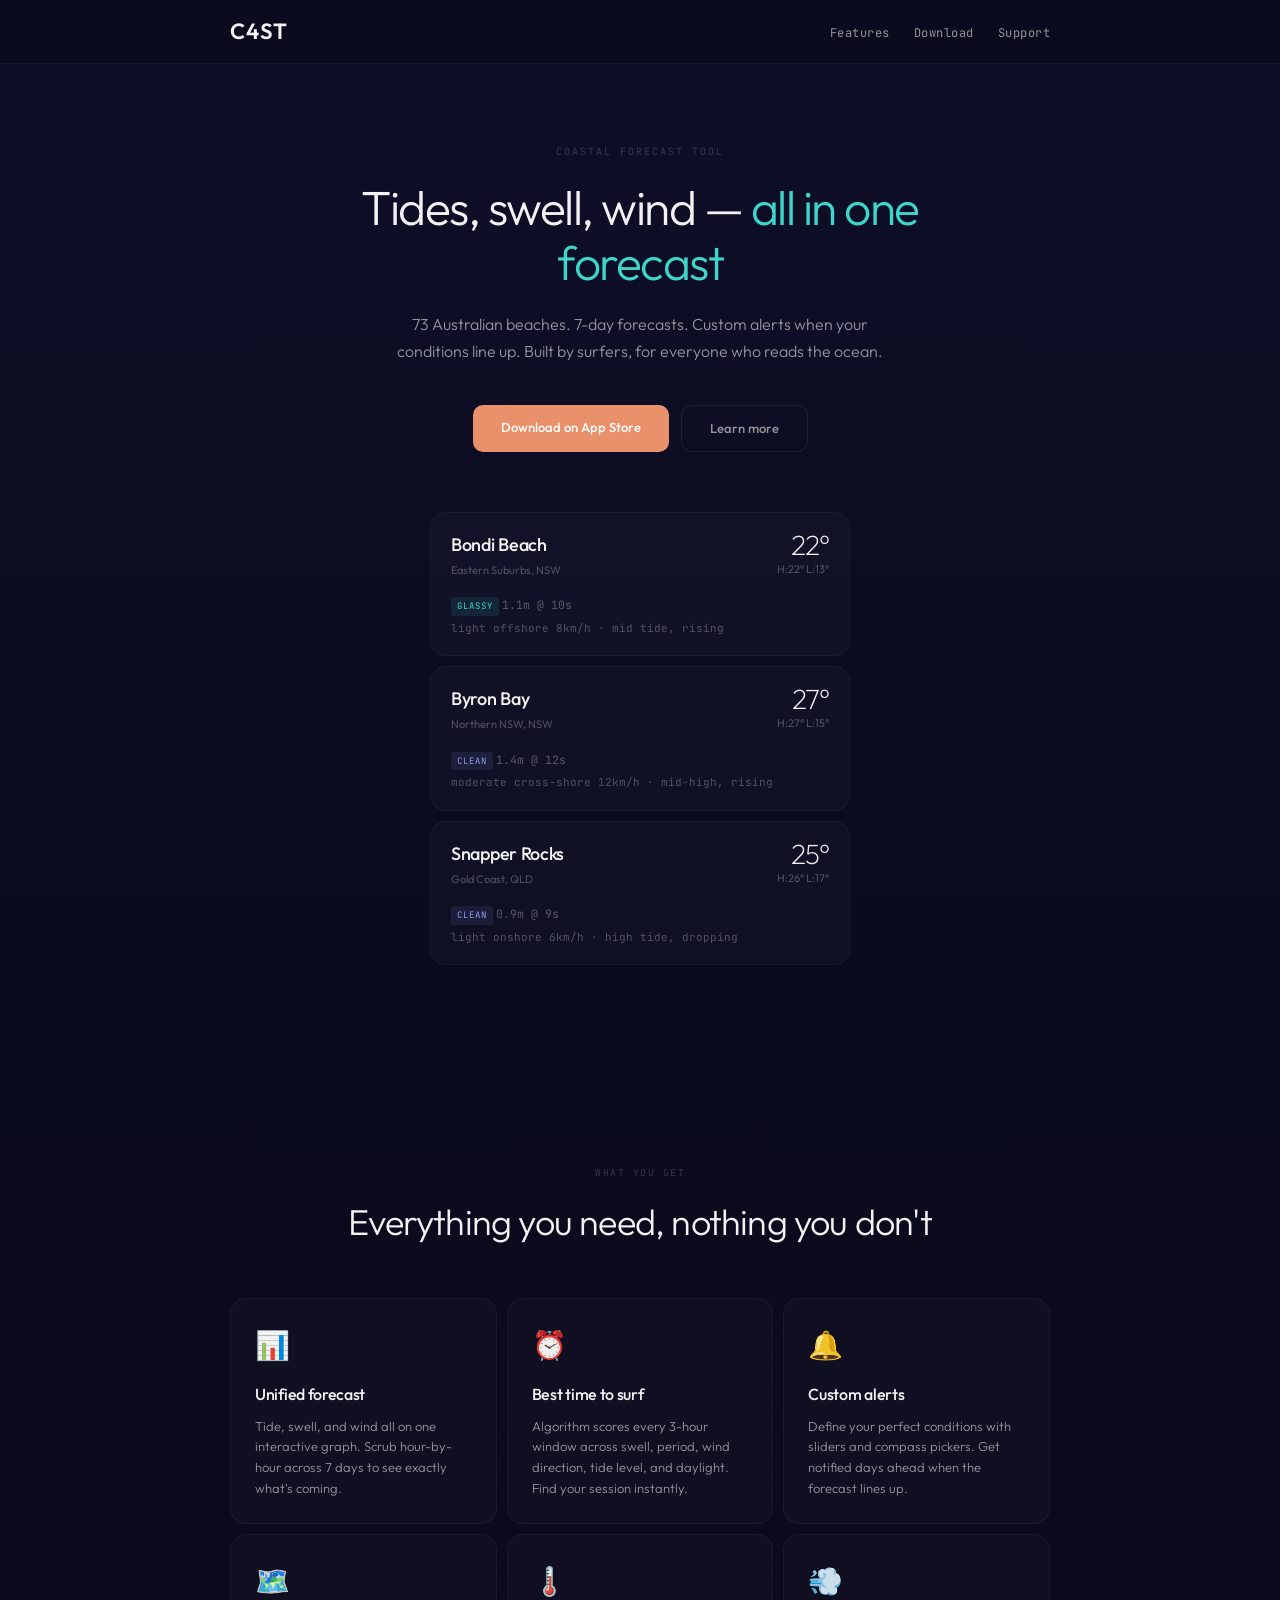
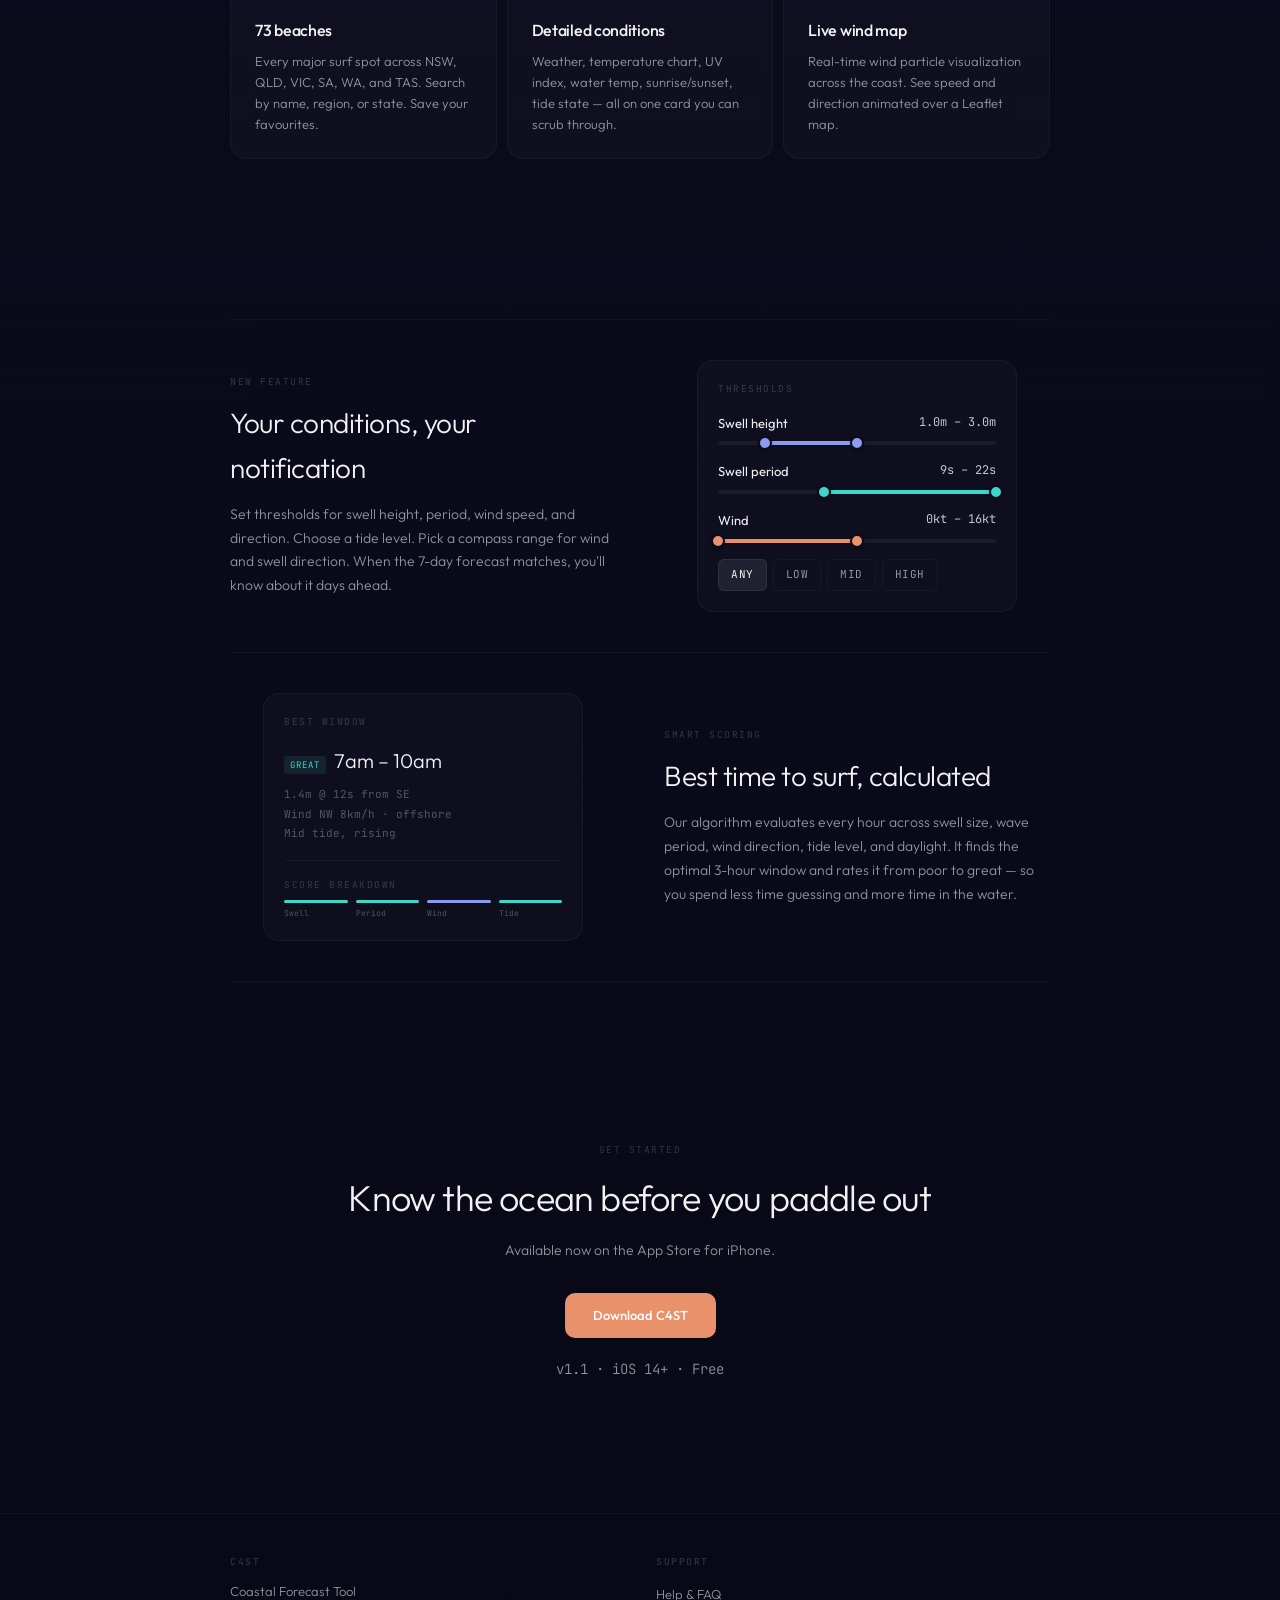
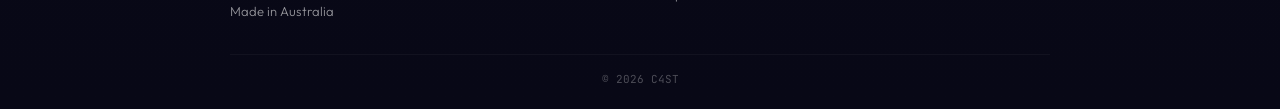
<file: index.html>
<!DOCTYPE html>
<html lang="en">
<head>
  <meta charset="UTF-8">
  <meta name="viewport" content="width=device-width, initial-scale=1.0">
  <meta name="description" content="C4ST — The most detailed surf forecast for Australian beaches. Tide predictions, swell forecasts, wind data all in one beautiful app.">
  <meta name="theme-color" content="#0b0b1e">
  <title>C4ST — Coastal Forecast Tool</title>
  <link rel="stylesheet" href="style.css">
</head>
<body>
  <!-- Nav -->
  <nav class="navbar">
    <div class="container">
      <a href="/" class="logo">C4ST</a>
      <ul class="nav-links">
        <li><a href="#features">Features</a></li>
        <li><a href="#download">Download</a></li>
        <li><a href="/support">Support</a></li>
      </ul>
    </div>
  </nav>

  <!-- Hero -->
  <section class="hero">
    <div class="container">
      <div class="hero-label">Coastal Forecast Tool</div>
      <h1>Tides, swell, wind — <em>all in one forecast</em></h1>
      <p>73 Australian beaches. 7-day forecasts. Custom alerts when your conditions line up. Built by surfers, for everyone who reads the ocean.</p>
      <div class="cta-buttons">
        <a href="https://apps.apple.com/au/app/4cast/id6478816161" class="btn btn-primary" target="_blank">Download on App Store</a>
        <a href="#features" class="btn btn-secondary">Learn more</a>
      </div>

      <!-- Beach cards showcase -->
      <div class="beach-cards">
        <div class="beach-card">
          <div class="beach-card-top">
            <div>
              <div class="beach-name">Bondi Beach</div>
              <div class="beach-region">Eastern Suburbs, NSW</div>
            </div>
            <div>
              <div class="beach-temp">22°</div>
              <div class="beach-temp-range">H:22° L:13°</div>
            </div>
          </div>
          <div class="beach-card-bottom">
            <div>
              <div><span class="quality-badge quality-glassy">GLASSY</span> <span class="beach-swell">1.1m @ 10s</span></div>
              <div class="beach-detail">light offshore 8km/h · mid tide, rising</div>
            </div>
          </div>
        </div>

        <div class="beach-card">
          <div class="beach-card-top">
            <div>
              <div class="beach-name">Byron Bay</div>
              <div class="beach-region">Northern NSW, NSW</div>
            </div>
            <div>
              <div class="beach-temp">27°</div>
              <div class="beach-temp-range">H:27° L:15°</div>
            </div>
          </div>
          <div class="beach-card-bottom">
            <div>
              <div><span class="quality-badge quality-clean">CLEAN</span> <span class="beach-swell">1.4m @ 12s</span></div>
              <div class="beach-detail">moderate cross-shore 12km/h · mid-high, rising</div>
            </div>
          </div>
        </div>

        <div class="beach-card">
          <div class="beach-card-top">
            <div>
              <div class="beach-name">Snapper Rocks</div>
              <div class="beach-region">Gold Coast, QLD</div>
            </div>
            <div>
              <div class="beach-temp">25°</div>
              <div class="beach-temp-range">H:26° L:17°</div>
            </div>
          </div>
          <div class="beach-card-bottom">
            <div>
              <div><span class="quality-badge quality-clean">CLEAN</span> <span class="beach-swell">0.9m @ 9s</span></div>
              <div class="beach-detail">light onshore 6km/h · high tide, dropping</div>
            </div>
          </div>
        </div>
      </div>
    </div>
  </section>

  <!-- Features -->
  <section class="features" id="features">
    <div class="container">
      <div class="section-label">What you get</div>
      <h2>Everything you need, nothing you don't</h2>
      <div class="feature-grid">
        <div class="feature-card">
          <div class="feature-icon">📊</div>
          <h3>Unified forecast</h3>
          <p>Tide, swell, and wind all on one interactive graph. Scrub hour-by-hour across 7 days to see exactly what's coming.</p>
        </div>
        <div class="feature-card">
          <div class="feature-icon">⏰</div>
          <h3>Best time to surf</h3>
          <p>Algorithm scores every 3-hour window across swell, period, wind direction, tide level, and daylight. Find your session instantly.</p>
        </div>
        <div class="feature-card">
          <div class="feature-icon">🔔</div>
          <h3>Custom alerts</h3>
          <p>Define your perfect conditions with sliders and compass pickers. Get notified days ahead when the forecast lines up.</p>
        </div>
        <div class="feature-card">
          <div class="feature-icon">🗺️</div>
          <h3>73 beaches</h3>
          <p>Every major surf spot across NSW, QLD, VIC, SA, WA, and TAS. Search by name, region, or state. Save your favourites.</p>
        </div>
        <div class="feature-card">
          <div class="feature-icon">🌡️</div>
          <h3>Detailed conditions</h3>
          <p>Weather, temperature chart, UV index, water temp, sunrise/sunset, tide state — all on one card you can scrub through.</p>
        </div>
        <div class="feature-card">
          <div class="feature-icon">💨</div>
          <h3>Live wind map</h3>
          <p>Real-time wind particle visualization across the coast. See speed and direction animated over a Leaflet map.</p>
        </div>
      </div>
    </div>
  </section>

  <!-- Highlights -->
  <section class="highlights">
    <div class="container">
      <!-- Custom alerts highlight -->
      <div class="highlight-row">
        <div class="highlight-text">
          <div class="section-label">New feature</div>
          <h3>Your conditions, your notification</h3>
          <p>Set thresholds for swell height, period, wind speed, and direction. Choose a tide level. Pick a compass range for wind and swell direction. When the 7-day forecast matches, you'll know about it days ahead.</p>
        </div>
        <div class="highlight-visual">
          <div class="mock-card">
            <div style="font-family: 'JetBrains Mono', monospace; font-size: 9.5px; letter-spacing: 1.5px; text-transform: uppercase; opacity: 0.176; margin-bottom: 12px;">Thresholds</div>

            <div class="mock-slider">
              <div class="mock-slider-label"><span>Swell height</span><span>1.0m – 3.0m</span></div>
              <div class="mock-slider-track">
                <div class="mock-slider-fill blue" style="left: 17%; width: 33%;"></div>
                <div class="mock-slider-handle blue" style="left: calc(17% - 7px);"></div>
                <div class="mock-slider-handle blue" style="left: calc(50% - 7px);"></div>
              </div>
            </div>

            <div class="mock-slider">
              <div class="mock-slider-label"><span>Swell period</span><span>9s – 22s</span></div>
              <div class="mock-slider-track">
                <div class="mock-slider-fill teal" style="left: 38%; width: 62%;"></div>
                <div class="mock-slider-handle teal" style="left: calc(38% - 7px);"></div>
                <div class="mock-slider-handle teal" style="left: calc(100% - 7px);"></div>
              </div>
            </div>

            <div class="mock-slider">
              <div class="mock-slider-label"><span>Wind</span><span>0kt – 16kt</span></div>
              <div class="mock-slider-track">
                <div class="mock-slider-fill coral" style="left: 0; width: 50%;"></div>
                <div class="mock-slider-handle coral" style="left: -7px;"></div>
                <div class="mock-slider-handle coral" style="left: calc(50% - 7px);"></div>
              </div>
            </div>

            <div class="mock-tide-chips">
              <span class="mock-chip active">ANY</span>
              <span class="mock-chip inactive">LOW</span>
              <span class="mock-chip inactive">MID</span>
              <span class="mock-chip inactive">HIGH</span>
            </div>
          </div>
        </div>
      </div>

      <!-- Best time highlight -->
      <div class="highlight-row" style="flex-direction: row-reverse;">
        <div class="highlight-text">
          <div class="section-label">Smart scoring</div>
          <h3>Best time to surf, calculated</h3>
          <p>Our algorithm evaluates every hour across swell size, wave period, wind direction, tide level, and daylight. It finds the optimal 3-hour window and rates it from poor to great — so you spend less time guessing and more time in the water.</p>
        </div>
        <div class="highlight-visual">
          <div class="mock-card">
            <div style="font-family: 'JetBrains Mono', monospace; font-size: 9.5px; letter-spacing: 1.5px; text-transform: uppercase; opacity: 0.176; margin-bottom: 16px;">Best window</div>
            <div style="display: flex; align-items: baseline; gap: 8px; margin-bottom: 8px;">
              <span class="quality-badge quality-glassy">GREAT</span>
              <span style="font-size: 20px; font-weight: 300;">7am – 10am</span>
            </div>
            <div style="font-family: 'JetBrains Mono', monospace; font-size: 11px; color: var(--text-muted); opacity: 0.52; line-height: 1.8;">
              1.4m @ 12s from SE<br>
              Wind NW 8km/h · offshore<br>
              Mid tide, rising
            </div>
            <div style="margin-top: 16px; padding-top: 16px; border-top: 1px solid var(--border-faint);">
              <div style="font-family: 'JetBrains Mono', monospace; font-size: 9.5px; letter-spacing: 1.5px; text-transform: uppercase; opacity: 0.176; margin-bottom: 8px;">Score breakdown</div>
              <div style="display: flex; gap: 8px;">
                <div style="flex: 1; height: 3px; border-radius: 2px; background: var(--teal);"></div>
                <div style="flex: 1; height: 3px; border-radius: 2px; background: var(--teal);"></div>
                <div style="flex: 1; height: 3px; border-radius: 2px; background: var(--blue);"></div>
                <div style="flex: 1; height: 3px; border-radius: 2px; background: var(--teal);"></div>
              </div>
              <div style="display: flex; gap: 8px; margin-top: 4px; font-family: 'JetBrains Mono', monospace; font-size: 8px; color: var(--text-faint);">
                <span style="flex: 1;">Swell</span>
                <span style="flex: 1;">Period</span>
                <span style="flex: 1;">Wind</span>
                <span style="flex: 1;">Tide</span>
              </div>
            </div>
          </div>
        </div>
      </div>
    </div>
  </section>

  <!-- Download -->
  <section class="download" id="download">
    <div class="container">
      <div class="section-label">Get started</div>
      <h2>Know the ocean before you paddle out</h2>
      <p>Available now on the App Store for iPhone.</p>
      <a href="https://apps.apple.com/au/app/4cast/id6478816161" class="btn btn-primary" target="_blank">Download C4ST</a>
      <p class="version">v1.1 · iOS 14+ · Free</p>
    </div>
  </section>

  <!-- Footer -->
  <footer class="footer">
    <div class="container">
      <div class="footer-content">
        <div>
          <h4>C4ST</h4>
          <p>Coastal Forecast Tool<br>Made in Australia</p>
        </div>
        <div>
          <h4>Support</h4>
          <ul>
            <li><a href="/support">Help & FAQ</a></li>
          </ul>
        </div>
      </div>
      <div class="footer-bottom">
        <p>&copy; 2026 C4ST</p>
      </div>
    </div>
  </footer>
</body>
</html>
</file>
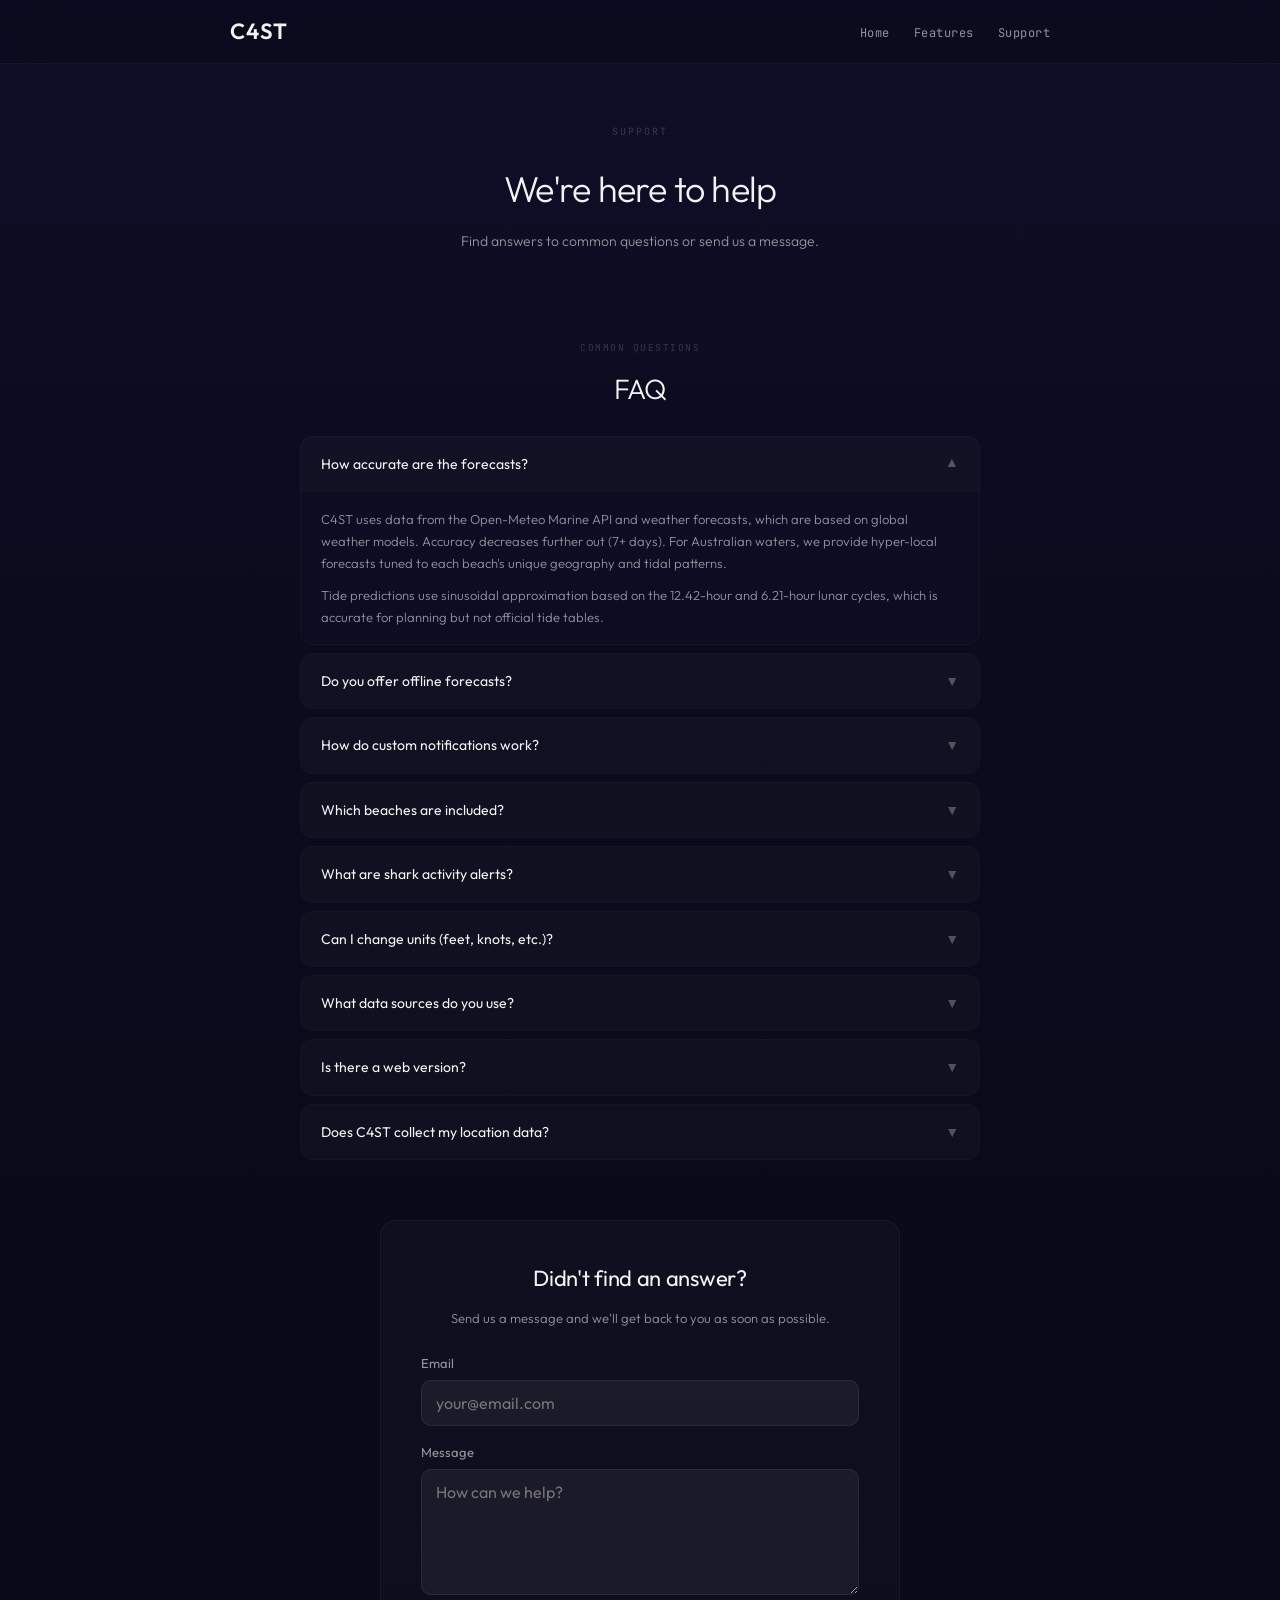
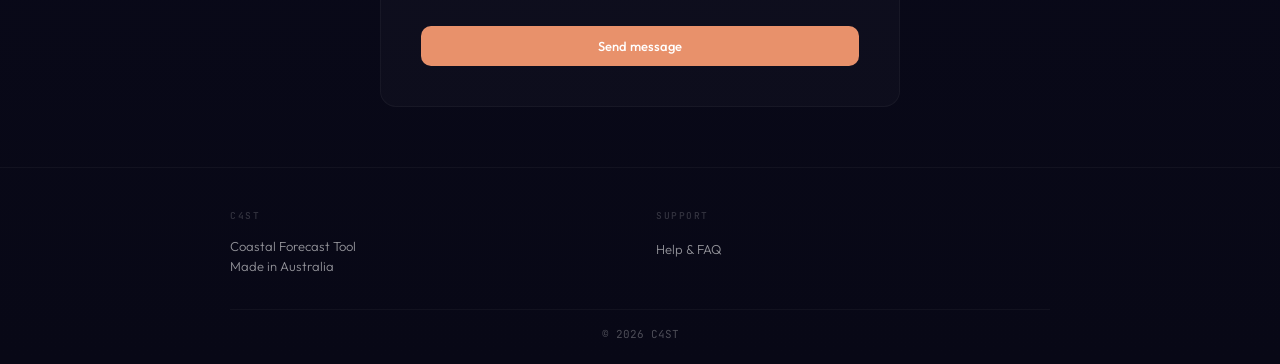
<file: support/index.html>
<!DOCTYPE html>
<html lang="en">
<head>
  <meta charset="UTF-8">
  <meta name="viewport" content="width=device-width, initial-scale=1.0">
  <meta name="description" content="C4ST Support — Help, FAQ, and contact for C4ST Coastal Forecast Tool.">
  <meta name="theme-color" content="#0b0b1e">
  <title>Support — C4ST</title>
  <link rel="stylesheet" href="../style.css">
</head>
<body>
  <!-- Nav -->
  <nav class="navbar">
    <div class="container">
      <a href="/" class="logo">C4ST</a>
      <ul class="nav-links">
        <li><a href="/">Home</a></li>
        <li><a href="/#features">Features</a></li>
        <li><a href="/support">Support</a></li>
      </ul>
    </div>
  </nav>

  <!-- Hero -->
  <div class="support-hero">
    <div class="container">
      <div class="hero-label">Support</div>
      <h1>We're here to help</h1>
      <p>Find answers to common questions or send us a message.</p>
    </div>
  </div>

  <!-- FAQ -->
  <div class="container">
    <div class="faq-section">
      <div class="section-label" style="text-align: center;">Common questions</div>
      <h2>FAQ</h2>

      <div class="faq-item active">
        <div class="faq-question" onclick="this.parentElement.classList.toggle('active')">
          <span>How accurate are the forecasts?</span>
          <span class="faq-toggle">▼</span>
        </div>
        <div class="faq-answer">
          <p>C4ST uses data from the Open-Meteo Marine API and weather forecasts, which are based on global weather models. Accuracy decreases further out (7+ days). For Australian waters, we provide hyper-local forecasts tuned to each beach's unique geography and tidal patterns.</p>
          <p>Tide predictions use sinusoidal approximation based on the 12.42-hour and 6.21-hour lunar cycles, which is accurate for planning but not official tide tables.</p>
        </div>
      </div>

      <div class="faq-item">
        <div class="faq-question" onclick="this.parentElement.classList.toggle('active')">
          <span>Do you offer offline forecasts?</span>
          <span class="faq-toggle">▼</span>
        </div>
        <div class="faq-answer">
          <p>When you're offline or the API is unavailable, C4ST shows synthetic fallback data generated from each beach's latitude/longitude. This is marked clearly and shouldn't be relied on for planning. Always fetch fresh data when possible.</p>
        </div>
      </div>

      <div class="faq-item">
        <div class="faq-question" onclick="this.parentElement.classList.toggle('active')">
          <span>How do custom notifications work?</span>
          <span class="faq-toggle">▼</span>
        </div>
        <div class="faq-answer">
          <p>Set your ideal conditions for a beach: swell height range, minimum period, maximum wind speed, wind direction, tide level, and time of day. C4ST scans the 7-day forecast and notifies you when those conditions line up.</p>
          <p>You can notify up to 7 days in advance, and optionally also on the day of. The app checks forecasts when you open it and periodically in the background.</p>
        </div>
      </div>

      <div class="faq-item">
        <div class="faq-question" onclick="this.parentElement.classList.toggle('active')">
          <span>Which beaches are included?</span>
          <span class="faq-toggle">▼</span>
        </div>
        <div class="faq-answer">
          <p>C4ST covers 73 beaches across all 6 Australian states: NSW, QLD, VIC, SA, WA, and TAS. Browse by state or search by name/region. If your favourite beach isn't listed, reach out and we'll consider adding it.</p>
        </div>
      </div>

      <div class="faq-item">
        <div class="faq-question" onclick="this.parentElement.classList.toggle('active')">
          <span>What are shark activity alerts?</span>
          <span class="faq-toggle">▼</span>
        </div>
        <div class="faq-answer">
          <p>C4ST tracks recent shark sightings reported near Australian beaches and sends notifications if a sighting is within ~50km of your favourite spots. Sightings are sourced from public reports and surf communities. Stay alert, but remember sharks are rare — use common sense alongside the app.</p>
        </div>
      </div>

      <div class="faq-item">
        <div class="faq-question" onclick="this.parentElement.classList.toggle('active')">
          <span>Can I change units (feet, knots, etc.)?</span>
          <span class="faq-toggle">▼</span>
        </div>
        <div class="faq-answer">
          <p>Yes. Go to Settings and toggle between metric/imperial (metres/feet), 12h/24h time format, and km/h vs knots. Your preference is saved and applied everywhere in the app, including custom notifications.</p>
        </div>
      </div>

      <div class="faq-item">
        <div class="faq-question" onclick="this.parentElement.classList.toggle('active')">
          <span>What data sources do you use?</span>
          <span class="faq-toggle">▼</span>
        </div>
        <div class="faq-answer">
          <p>C4ST fetches weather and marine forecasts from the Open-Meteo APIs (free, open-source). Tides are calculated using harmonic approximation. Water temperatures are from Open-Meteo marine data. We do not scrape or repackage proprietary data.</p>
        </div>
      </div>

      <div class="faq-item">
        <div class="faq-question" onclick="this.parentElement.classList.toggle('active')">
          <span>Is there a web version?</span>
          <span class="faq-toggle">▼</span>
        </div>
        <div class="faq-answer">
          <p>C4ST is iOS-only right now. We're exploring Android and web versions in the future, but there's no timeline yet. Check back for updates.</p>
        </div>
      </div>

      <div class="faq-item">
        <div class="faq-question" onclick="this.parentElement.classList.toggle('active')">
          <span>Does C4ST collect my location data?</span>
          <span class="faq-toggle">▼</span>
        </div>
        <div class="faq-answer">
          <p>Only if you enable "Nearby Spots" in Settings, which uses your device's geolocation to rank nearby beaches. We never send location data to external servers — it's used locally to calculate distance to beaches.</p>
        </div>
      </div>
    </div>

    <!-- Contact -->
    <div class="contact-section">
      <h2>Didn't find an answer?</h2>
      <p>Send us a message and we'll get back to you as soon as possible.</p>
      <form action="https://formspree.io/f/xnjljkar" method="POST" style="margin-top: 24px; text-align: left;">
        <div style="margin-bottom: 16px;">
          <label for="email">Email</label>
          <input type="email" id="email" name="email" required placeholder="your@email.com" />
        </div>
        <div style="margin-bottom: 16px;">
          <label for="message">Message</label>
          <textarea id="message" name="message" required rows="5" placeholder="How can we help?"></textarea>
        </div>
        <button type="submit" class="btn btn-primary">Send message</button>
      </form>
    </div>
  </div>

  <!-- Footer -->
  <footer class="footer">
    <div class="container">
      <div class="footer-content">
        <div>
          <h4>C4ST</h4>
          <p>Coastal Forecast Tool<br>Made in Australia</p>
        </div>
        <div>
          <h4>Support</h4>
          <ul>
            <li><a href="/support">Help & FAQ</a></li>
          </ul>
        </div>
      </div>
      <div class="footer-bottom">
        <p>&copy; 2026 C4ST</p>
      </div>
    </div>
  </footer>
</body>
</html>
</file>
<file: style.css>
@import url('https://fonts.googleapis.com/css2?family=Outfit:wght@200;300;400;500;600&family=JetBrains+Mono:wght@400;500&display=swap');

* {
  margin: 0;
  padding: 0;
  box-sizing: border-box;
}

:root {
  --bg: #0b0b1e;
  --bg-gradient: linear-gradient(180deg, #0e0e28 0%, #0b0b1e 30%, #080816 100%);
  --text: rgba(255,255,255,0.95);
  --text-muted: rgba(255,255,255,0.56);
  --text-faint: rgba(255,255,255,0.28);
  --text-ghost: rgba(255,255,255,0.176);
  --surface: rgba(255,255,255,0.025);
  --surface-hover: rgba(255,255,255,0.05);
  --surface-active: rgba(255,255,255,0.08);
  --border: rgba(255,255,255,0.07);
  --border-faint: rgba(255,255,255,0.04);
  --panel: rgba(14,14,40,0.96);
  --coral: #e8916b;
  --blue: #8b9cf0;
  --teal: #3dd6c8;
}

body {
  font-family: 'Outfit', -apple-system, BlinkMacSystemFont, sans-serif;
  background: var(--bg-gradient);
  color: var(--text);
  line-height: 1.6;
  min-height: 100vh;
  -webkit-font-smoothing: antialiased;
}

.container {
  max-width: 860px;
  margin: 0 auto;
  padding: 0 20px;
}

/* ═══ NAV ═══ */
.navbar {
  position: sticky;
  top: 0;
  z-index: 100;
  background: rgba(11,11,30,0.85);
  backdrop-filter: blur(24px);
  -webkit-backdrop-filter: blur(24px);
  border-bottom: 1px solid var(--border-faint);
}

.navbar .container {
  display: flex;
  justify-content: space-between;
  align-items: center;
  padding: 14px 20px;
}

.logo {
  font-size: 22px;
  font-weight: 600;
  letter-spacing: 1px;
  color: var(--text);
  text-decoration: none;
}

.nav-links {
  display: flex;
  list-style: none;
  gap: 24px;
}

.nav-links a {
  color: var(--text-muted);
  text-decoration: none;
  font-size: 12px;
  font-family: 'JetBrains Mono', monospace;
  letter-spacing: 0.5px;
  transition: color 0.2s;
}

.nav-links a:hover {
  color: var(--coral);
}

/* ═══ HERO ═══ */
.hero {
  padding: 80px 0 100px;
  text-align: center;
}

.hero-label {
  font-family: 'JetBrains Mono', monospace;
  font-size: 10px;
  letter-spacing: 2px;
  text-transform: uppercase;
  color: var(--text-ghost);
  margin-bottom: 20px;
}

.hero h1 {
  font-size: 48px;
  font-weight: 300;
  letter-spacing: -1.5px;
  line-height: 1.15;
  max-width: 700px;
  margin: 0 auto 20px;
}

.hero h1 em {
  font-style: normal;
  color: var(--teal);
}

.hero p {
  font-size: 16px;
  color: var(--text-muted);
  max-width: 520px;
  margin: 0 auto 40px;
  font-weight: 300;
  line-height: 1.7;
}

.cta-buttons {
  display: flex;
  gap: 12px;
  justify-content: center;
  flex-wrap: wrap;
}

.btn {
  padding: 12px 28px;
  border-radius: 10px;
  text-decoration: none;
  font-weight: 500;
  font-size: 13px;
  font-family: 'Outfit', sans-serif;
  transition: all 0.2s;
  border: none;
  cursor: pointer;
  display: inline-block;
}

.btn-primary {
  background: var(--coral);
  color: #fff;
}

.btn-primary:hover {
  filter: brightness(1.12);
  transform: translateY(-1px);
}

.btn-secondary {
  background: transparent;
  color: var(--text-muted);
  border: 1px solid var(--border);
}

.btn-secondary:hover {
  background: var(--surface-hover);
  color: var(--text);
}

/* ═══ BEACH CARDS (Hero showcase) ═══ */
.beach-cards {
  display: flex;
  flex-direction: column;
  gap: 10px;
  max-width: 420px;
  margin: 60px auto 0;
}

.beach-card {
  background: var(--surface);
  border: 1px solid var(--border-faint);
  border-radius: 16px;
  padding: 18px 20px;
  text-align: left;
  position: relative;
  overflow: hidden;
  transition: all 0.2s;
}

.beach-card:hover {
  border-color: var(--border);
  background: var(--surface-hover);
}

.beach-card-top {
  display: flex;
  justify-content: space-between;
  align-items: flex-start;
}

.beach-name {
  font-size: 18px;
  font-weight: 500;
  letter-spacing: -0.3px;
}

.beach-region {
  font-size: 11px;
  color: var(--text-muted);
  opacity: 0.48;
  margin-top: 2px;
}

.beach-temp {
  font-size: 28px;
  font-weight: 200;
  letter-spacing: -1px;
  line-height: 1;
  text-align: right;
}

.beach-temp-range {
  font-size: 11px;
  color: var(--text-muted);
  opacity: 0.48;
  margin-top: 2px;
}

.beach-card-bottom {
  display: flex;
  justify-content: space-between;
  align-items: flex-end;
  margin-top: 12px;
}

.quality-badge {
  display: inline-block;
  font-size: 9px;
  font-family: 'JetBrains Mono', monospace;
  letter-spacing: 1px;
  text-transform: uppercase;
  padding: 2px 6px;
  border-radius: 3px;
}

.quality-glassy {
  color: var(--teal);
  background: rgba(61,214,200,0.1);
}

.quality-clean {
  color: var(--blue);
  background: rgba(139,156,240,0.1);
}

.quality-choppy {
  color: var(--coral);
  background: rgba(232,145,107,0.1);
}

.beach-swell {
  font-size: 11.5px;
  color: var(--text-muted);
  opacity: 0.52;
  font-family: 'JetBrains Mono', monospace;
}

.beach-detail {
  font-size: 11px;
  color: var(--text-muted);
  opacity: 0.48;
  font-family: 'JetBrains Mono', monospace;
  margin-top: 3px;
}

/* ═══ FEATURES ═══ */
.features {
  padding: 100px 0;
}

.section-label {
  font-family: 'JetBrains Mono', monospace;
  font-size: 9.5px;
  letter-spacing: 1.5px;
  text-transform: uppercase;
  color: var(--text-ghost);
  margin-bottom: 12px;
  text-align: center;
}

.features h2 {
  font-size: 36px;
  font-weight: 300;
  letter-spacing: -0.8px;
  text-align: center;
  margin-bottom: 48px;
}

.feature-grid {
  display: grid;
  grid-template-columns: repeat(auto-fit, minmax(250px, 1fr));
  gap: 10px;
}

.feature-card {
  padding: 24px;
  background: var(--surface);
  border: 1px solid var(--border-faint);
  border-radius: 16px;
  transition: all 0.2s;
}

.feature-card:hover {
  border-color: var(--border);
  background: var(--surface-hover);
}

.feature-icon {
  font-size: 28px;
  margin-bottom: 14px;
  display: inline-block;
}

.feature-card h3 {
  font-size: 16px;
  font-weight: 500;
  letter-spacing: -0.3px;
  margin-bottom: 8px;
}

.feature-card p {
  color: var(--text-muted);
  font-size: 13px;
  font-weight: 300;
  line-height: 1.6;
}

/* ═══ HIGHLIGHTS (alternating sections) ═══ */
.highlights {
  padding: 60px 0;
}

.highlight-row {
  display: flex;
  align-items: center;
  gap: 48px;
  padding: 40px 0;
  border-top: 1px solid var(--border-faint);
}

.highlight-row:last-child {
  border-bottom: 1px solid var(--border-faint);
}

.highlight-text {
  flex: 1;
}

.highlight-text .section-label {
  text-align: left;
}

.highlight-text h3 {
  font-size: 28px;
  font-weight: 300;
  letter-spacing: -0.5px;
  margin-bottom: 12px;
}

.highlight-text p {
  font-size: 14px;
  color: var(--text-muted);
  font-weight: 300;
  line-height: 1.7;
}

.highlight-visual {
  flex: 1;
  display: flex;
  justify-content: center;
}

.highlight-visual .mock-card {
  width: 100%;
  max-width: 320px;
  background: var(--surface);
  border: 1px solid var(--border-faint);
  border-radius: 16px;
  padding: 20px;
}

/* ═══ Mock UI elements ═══ */
.mock-slider {
  margin: 16px 0;
}

.mock-slider-label {
  display: flex;
  justify-content: space-between;
  font-size: 13px;
  margin-bottom: 8px;
}

.mock-slider-label span:last-child {
  font-family: 'JetBrains Mono', monospace;
  font-size: 12px;
  opacity: 0.8;
}

.mock-slider-track {
  position: relative;
  height: 4px;
  background: var(--surface-hover);
  border-radius: 2px;
}

.mock-slider-fill {
  position: absolute;
  height: 100%;
  border-radius: 2px;
  top: 0;
  left: 0;
}

.mock-slider-fill.blue { background: var(--blue); }
.mock-slider-fill.teal { background: var(--teal); }
.mock-slider-fill.coral { background: var(--coral); }

.mock-slider-handle {
  position: absolute;
  width: 14px;
  height: 14px;
  border-radius: 7px;
  top: -5px;
  border: 2px solid var(--bg);
  box-shadow: 0 1px 3px rgba(0,0,0,0.3);
}

.mock-slider-handle.blue { background: var(--blue); }
.mock-slider-handle.teal { background: var(--teal); }
.mock-slider-handle.coral { background: var(--coral); }

.mock-compass {
  width: 120px;
  height: 120px;
  border: 1.5px solid var(--border);
  border-radius: 50%;
  margin: 16px auto;
  position: relative;
}

.mock-compass-label {
  position: absolute;
  font-family: 'JetBrains Mono', monospace;
  font-size: 9px;
  color: var(--text-muted);
}

.mock-compass-label.n { top: 4px; left: 50%; transform: translateX(-50%); }
.mock-compass-label.s { bottom: 4px; left: 50%; transform: translateX(-50%); }
.mock-compass-label.e { right: 6px; top: 50%; transform: translateY(-50%); }
.mock-compass-label.w { left: 6px; top: 50%; transform: translateY(-50%); }

.mock-compass-center {
  position: absolute;
  top: 50%;
  left: 50%;
  transform: translate(-50%, -50%);
  font-family: 'JetBrains Mono', monospace;
  font-size: 10px;
  color: var(--text-muted);
  opacity: 0.7;
}

.mock-tide-chips {
  display: flex;
  gap: 6px;
  margin-top: 16px;
}

.mock-chip {
  padding: 6px 12px;
  border-radius: 6px;
  font-size: 11px;
  font-family: 'JetBrains Mono', monospace;
  letter-spacing: 0.5px;
}

.mock-chip.active {
  background: var(--surface-active);
  border: 1px solid var(--border);
  color: var(--text);
}

.mock-chip.inactive {
  background: transparent;
  border: 1px solid var(--border-faint);
  color: var(--text-muted);
}

/* ═══ DOWNLOAD ═══ */
.download {
  padding: 100px 0 60px;
  text-align: center;
}

.download h2 {
  font-size: 36px;
  font-weight: 300;
  letter-spacing: -0.8px;
  margin-bottom: 12px;
}

.download > .container > p {
  font-size: 14px;
  color: var(--text-muted);
  font-weight: 300;
  margin-bottom: 32px;
}

.version {
  margin-top: 20px !important;
  font-size: 11px;
  font-family: 'JetBrains Mono', monospace;
  color: var(--text-faint);
}

/* ═══ FOOTER ═══ */
.footer {
  border-top: 1px solid var(--border-faint);
  padding: 40px 0 20px;
  margin-top: 40px;
}

.footer-content {
  display: grid;
  grid-template-columns: repeat(auto-fit, minmax(160px, 1fr));
  gap: 32px;
  margin-bottom: 32px;
}

.footer-content h4 {
  font-family: 'JetBrains Mono', monospace;
  font-size: 9.5px;
  font-weight: 500;
  letter-spacing: 1.5px;
  text-transform: uppercase;
  color: var(--text-ghost);
  margin-bottom: 12px;
}

.footer-content p {
  font-size: 13px;
  color: var(--text-muted);
  font-weight: 300;
}

.footer-content ul {
  list-style: none;
}

.footer-content li {
  margin-bottom: 8px;
}

.footer-content a {
  color: var(--text-muted);
  text-decoration: none;
  font-size: 13px;
  font-weight: 300;
  transition: color 0.2s;
}

.footer-content a:hover {
  color: var(--coral);
}

.footer-bottom {
  text-align: center;
  padding-top: 16px;
  border-top: 1px solid var(--border-faint);
  font-size: 11px;
  font-family: 'JetBrains Mono', monospace;
  color: var(--text-faint);
}

/* ═══ SUPPORT PAGE ═══ */
.support-hero {
  padding: 60px 0 40px;
  text-align: center;
}

.support-hero h1 {
  font-size: 36px;
  font-weight: 300;
  letter-spacing: -0.8px;
  margin-bottom: 12px;
}

.support-hero p {
  font-size: 14px;
  color: var(--text-muted);
  font-weight: 300;
}

.faq-section {
  max-width: 680px;
  margin: 48px auto;
}

.faq-section h2 {
  font-size: 28px;
  font-weight: 300;
  letter-spacing: -0.5px;
  margin-bottom: 24px;
  text-align: center;
}

.faq-item {
  margin-bottom: 8px;
  border: 1px solid var(--border-faint);
  border-radius: 12px;
  overflow: hidden;
  transition: border-color 0.2s;
}

.faq-item:hover {
  border-color: var(--border);
}

.faq-question {
  padding: 16px 20px;
  background: var(--surface);
  cursor: pointer;
  display: flex;
  justify-content: space-between;
  align-items: center;
  font-weight: 400;
  font-size: 14px;
  user-select: none;
  transition: background 0.2s;
}

.faq-question:hover {
  background: var(--surface-hover);
}

.faq-toggle {
  font-size: 14px;
  color: var(--text-faint);
  transition: transform 0.3s;
}

.faq-item.active .faq-toggle {
  transform: rotate(180deg);
}

.faq-answer {
  padding: 0 20px;
  max-height: 0;
  overflow: hidden;
  transition: all 0.3s ease;
  background: rgba(14,14,40,0.5);
}

.faq-item.active .faq-answer {
  padding: 16px 20px;
  max-height: 500px;
}

.faq-answer p {
  color: var(--text-muted);
  font-size: 13px;
  font-weight: 300;
  line-height: 1.7;
  margin-bottom: 10px;
}

.faq-answer p:last-child {
  margin-bottom: 0;
}

.contact-section {
  max-width: 520px;
  margin: 60px auto;
  padding: 40px;
  background: var(--surface);
  border: 1px solid var(--border-faint);
  border-radius: 16px;
  text-align: center;
}

.contact-section h2 {
  font-size: 22px;
  font-weight: 400;
  letter-spacing: -0.3px;
  margin-bottom: 12px;
}

.contact-section > p {
  color: var(--text-muted);
  margin-bottom: 24px;
  font-size: 13px;
  font-weight: 300;
}

.contact-section label {
  display: block;
  text-align: left;
  font-size: 13px;
  color: var(--text-muted);
  margin-bottom: 6px;
}

.contact-section input,
.contact-section textarea {
  width: 100%;
  padding: 12px 14px;
  background: var(--surface-hover);
  border: 1px solid var(--border);
  border-radius: 10px;
  color: var(--text);
  font-size: 16px;
  font-family: 'Outfit', sans-serif;
  outline: none;
  transition: border-color 0.2s;
}

.contact-section input:focus,
.contact-section textarea:focus {
  border-color: rgba(255,255,255,0.15);
}

.contact-section textarea {
  resize: vertical;
}

.contact-section .btn {
  width: 100%;
  margin-top: 8px;
}

/* ═══ RESPONSIVE ═══ */
@media (max-width: 768px) {
  .hero h1 {
    font-size: 32px;
  }

  .cta-buttons {
    flex-direction: column;
    max-width: 320px;
    margin-left: auto;
    margin-right: auto;
  }

  .btn {
    width: 100%;
    text-align: center;
  }

  .features h2,
  .download h2 {
    font-size: 28px;
  }

  .feature-grid {
    grid-template-columns: 1fr;
  }

  .highlight-row {
    flex-direction: column;
    gap: 32px;
  }

  .highlight-row:nth-child(even) {
    flex-direction: column;
  }

  .nav-links {
    gap: 16px;
  }

  .beach-cards {
    margin-left: 0;
    margin-right: 0;
  }

  .contact-section {
    padding: 28px 20px;
  }
}

@media (max-width: 480px) {
  .hero h1 {
    font-size: 28px;
  }

  .logo {
    font-size: 18px;
  }
}
</file>
